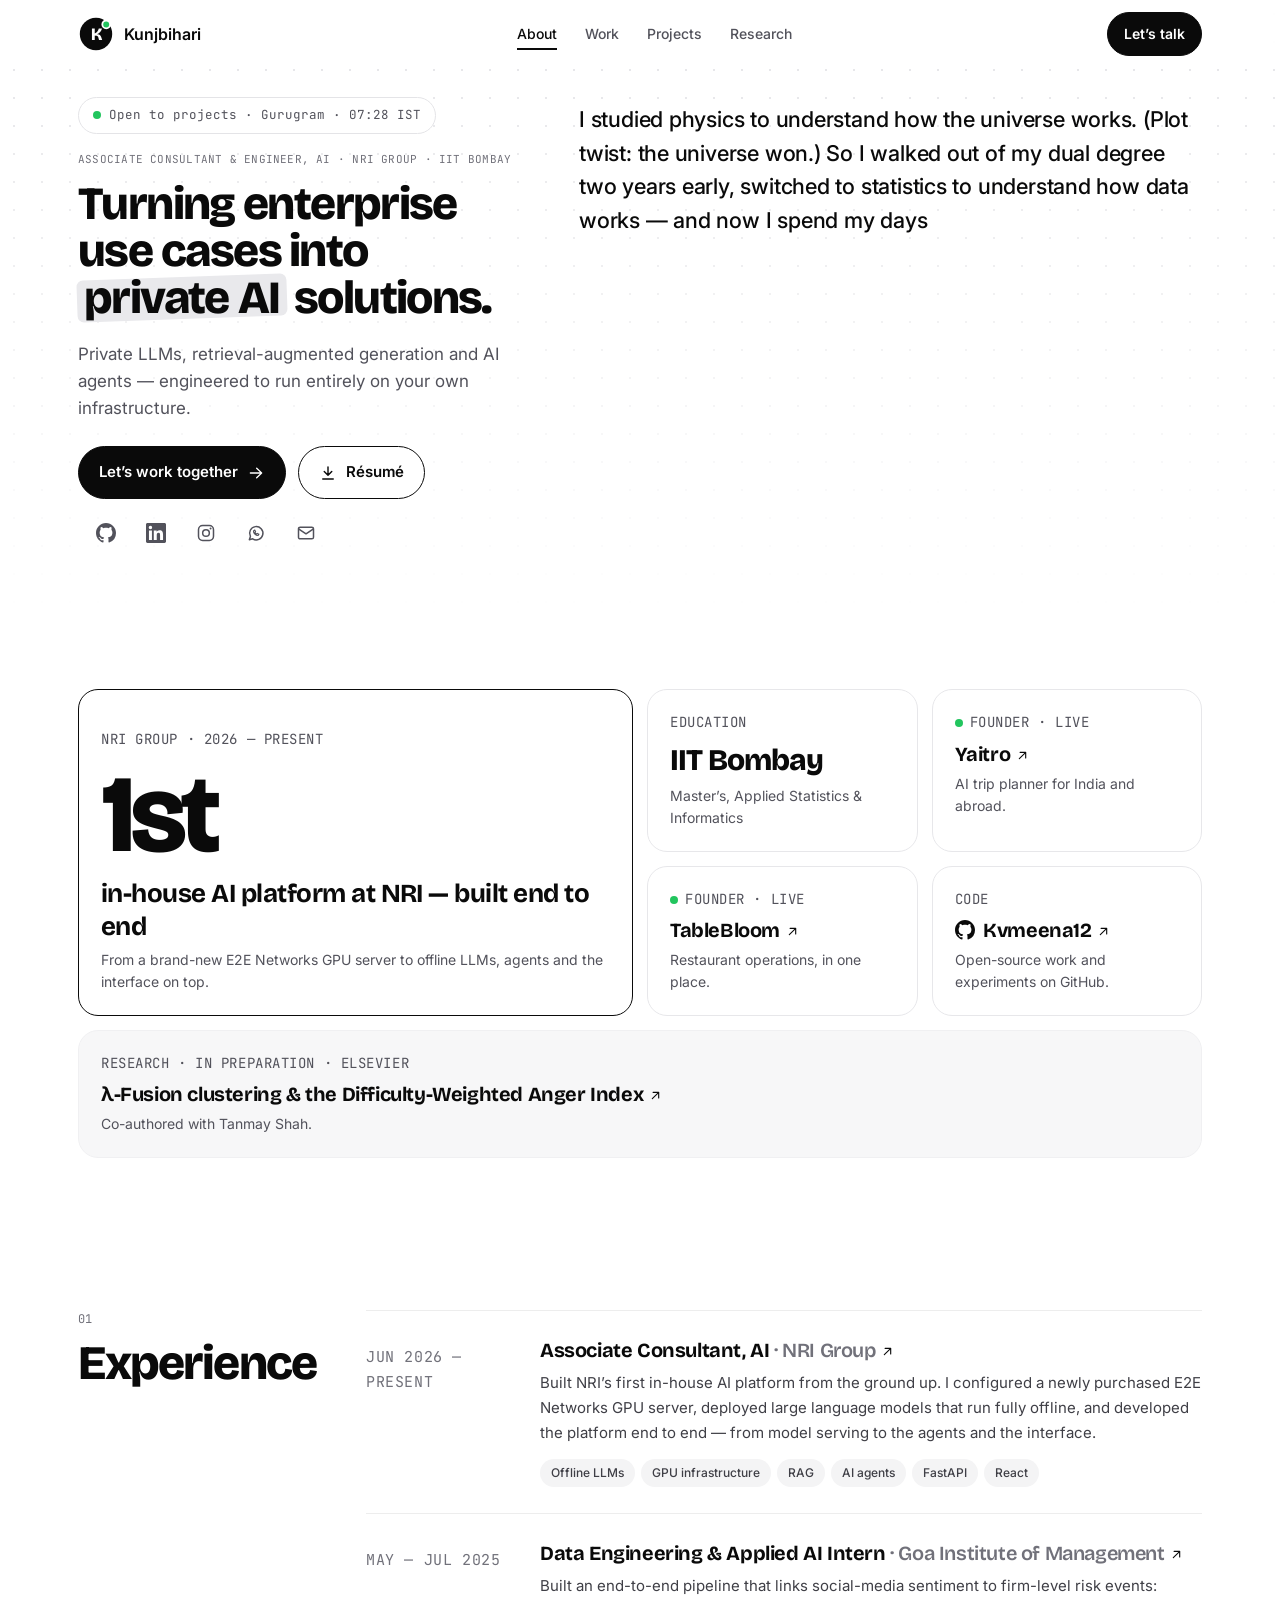
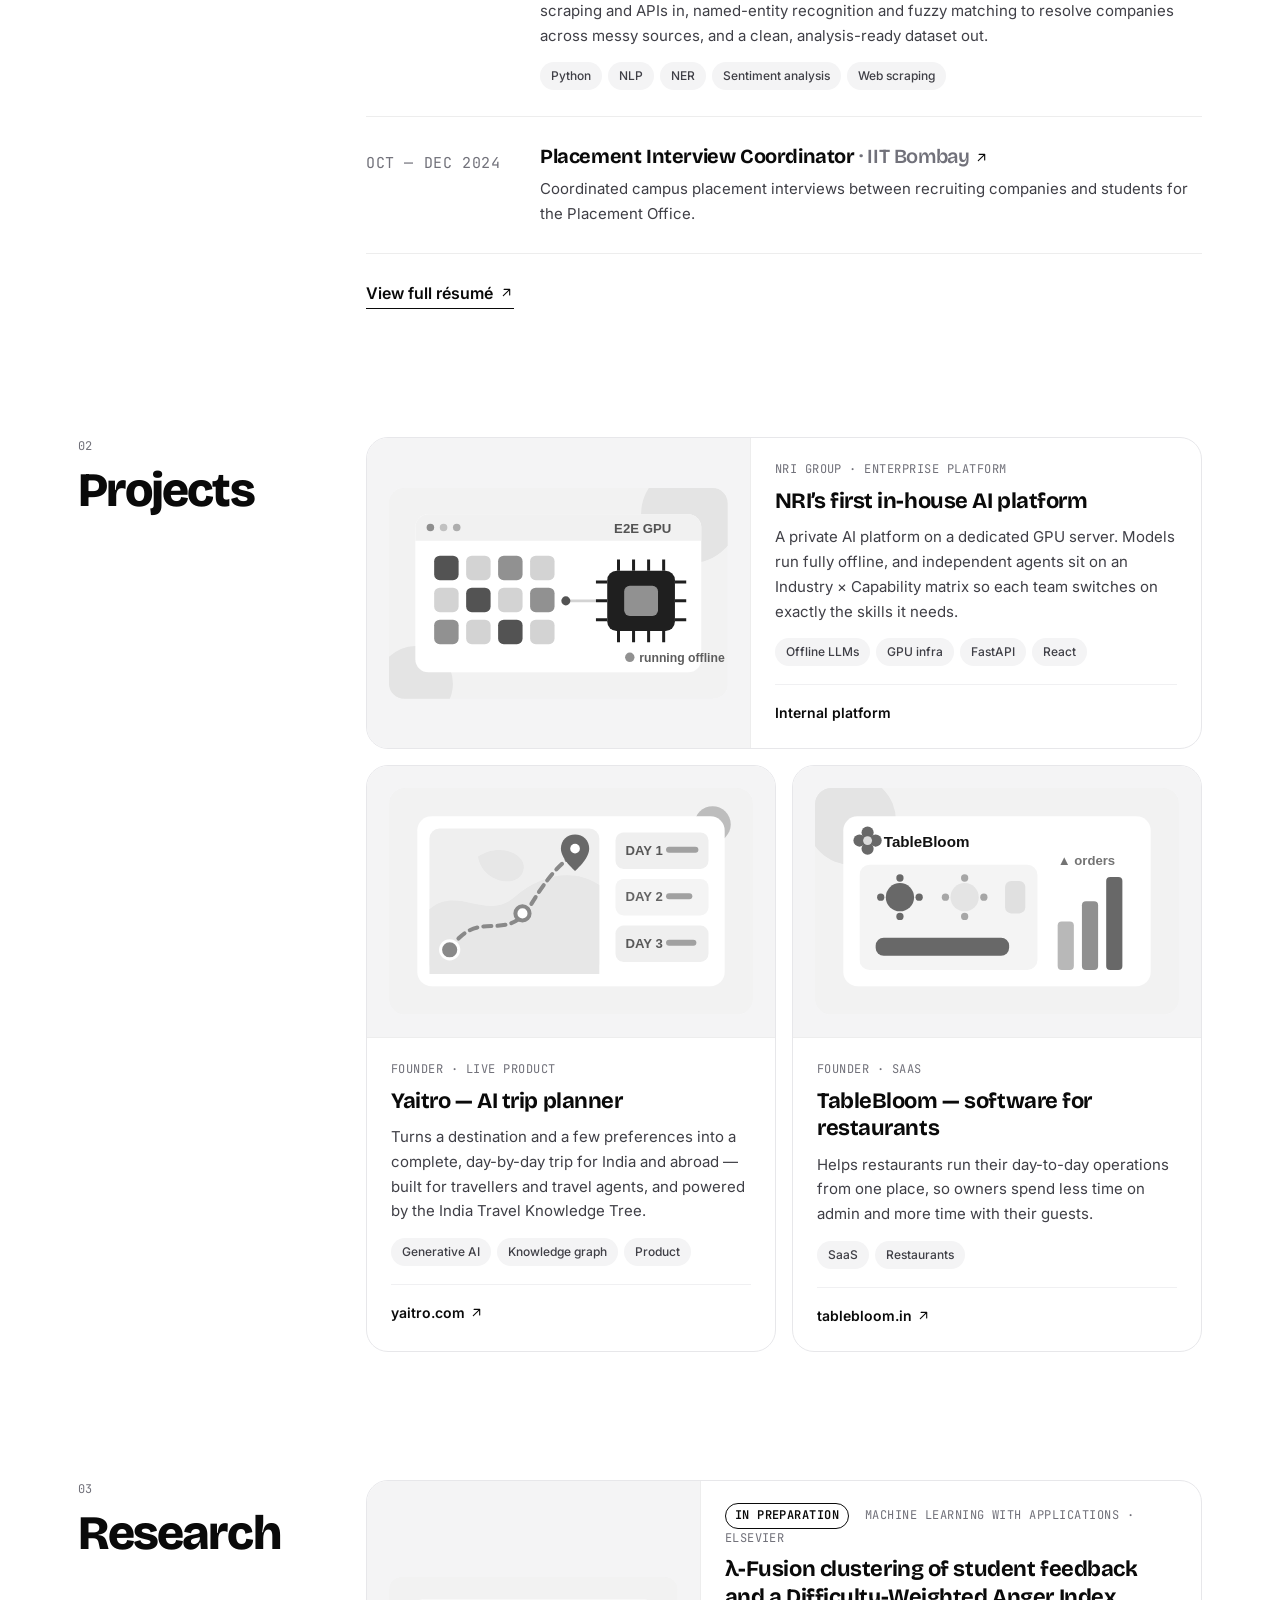
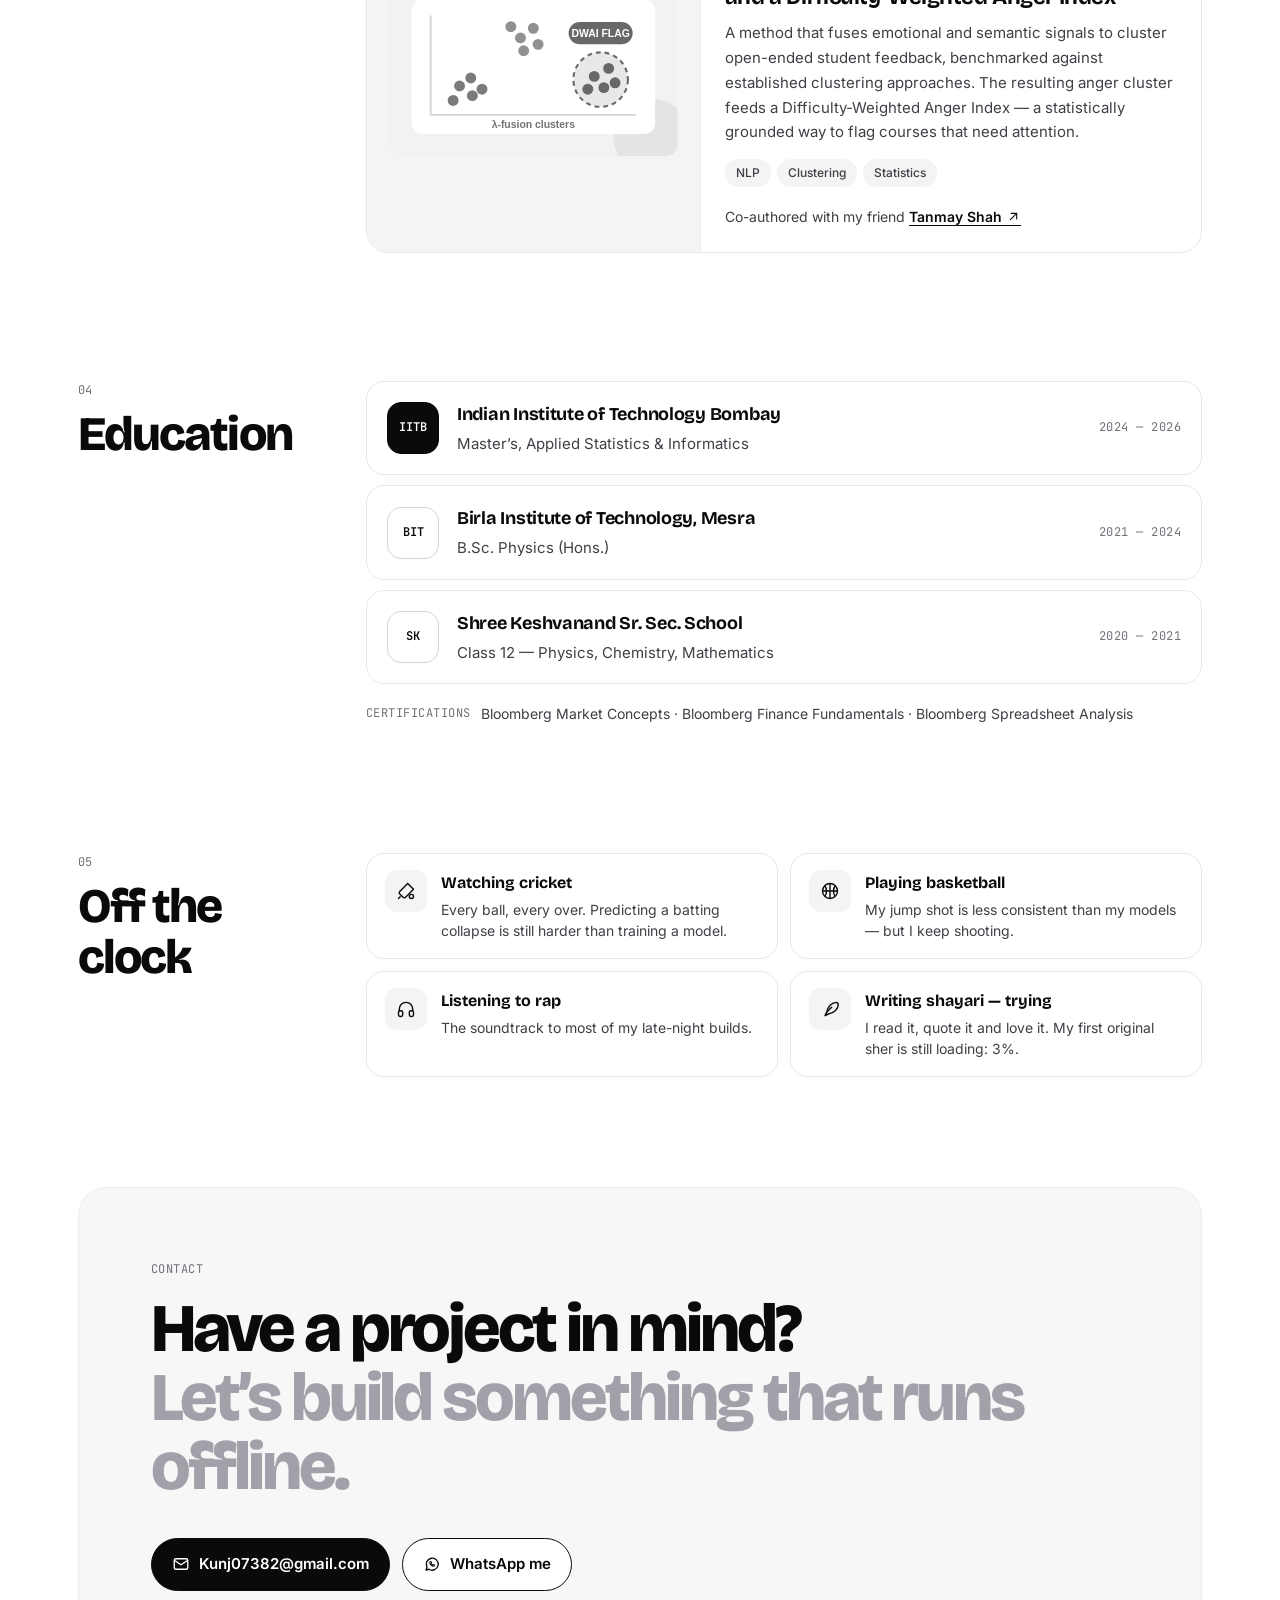
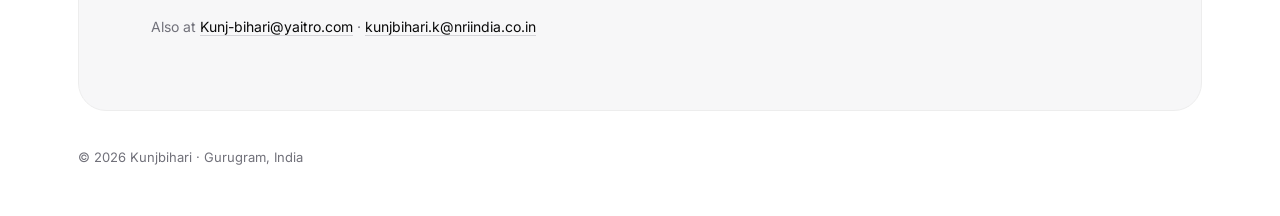
<file: index.html>
<!doctype html>
<html lang="en">
<head>
<meta charset="utf-8">
<meta name="viewport" content="width=device-width, initial-scale=1">
<title>Kunjbihari — Associate Consultant &amp; Engineer, AI</title>
<meta name="description" content="Kunjbihari builds enterprise AI that runs fully offline — private LLMs, RAG and AI agents. Associate Consultant &amp; Engineer at NRI, IIT Bombay alumnus, founder of Yaitro and TableBloom.">
<meta property="og:title" content="Kunjbihari — Associate Consultant &amp; Engineer, AI">
<meta property="og:description" content="Turning enterprise use cases into private AI solutions. NRI Group · IIT Bombay · Founder of Yaitro and TableBloom.">
<meta property="og:type" content="website">
<meta property="og:image" content="og-image.png">
<meta name="twitter:card" content="summary_large_image">
<meta name="theme-color" content="#ffffff">
<link rel="icon" href="data:image/svg+xml,%3Csvg xmlns='http://www.w3.org/2000/svg' viewBox='0 0 120 120'%3E%3Ccircle cx='60' cy='60' r='58' fill='%230A0A0A'/%3E%3Ctext x='60' y='82' text-anchor='middle' font-family='Arial' font-weight='900' font-size='62' fill='white'%3EK%3C/text%3E%3Ccircle cx='96' cy='26' r='15' fill='%2322C55E' stroke='white' stroke-width='6'/%3E%3C/svg%3E">
<link rel="preconnect" href="https://fonts.googleapis.com">
<link href="https://fonts.googleapis.com/css2?family=Bricolage+Grotesque:opsz,wght@12..96,600;12..96,700;12..96,800&family=Inter:wght@400;500;600&family=JetBrains+Mono:wght@500&display=swap" rel="stylesheet">
<link rel="stylesheet" href="style.css?v=16">
</head>
<body>
<div id="spot" aria-hidden="true"></div>
<div class="grain" aria-hidden="true"></div>

<header class="top">
<div class="wrap topin">
<a class="logo" href="#home" aria-label="Kunjbihari, home"><svg class="kb" viewBox="0 0 120 120" aria-hidden="true"><circle cx="60" cy="60" r="54" fill="#0A0A0A"/><text x="60" y="80" text-anchor="middle" font-family="Bricolage Grotesque,Arial Black,Arial,sans-serif" font-weight="800" font-size="58" fill="#fff">K</text><circle cx="94" cy="28" r="13" fill="#22C55E" stroke="#fff" stroke-width="6"/></svg><span>Kunjbihari</span></a>
<nav aria-label="Main"><a href="#about">About</a><a href="#work">Work</a><a href="#projects">Projects</a><a href="#research">Research</a></nav>
<button class="btn sm" type="button" data-open>Let’s talk</button>
</div>
</header>

<main id="home">
<section class="hero wrap">
<div class="herogrid">
<div class="herol">
<p class="mono pill rv"><span class="live"></span>Open to projects · Gurugram · <span id="clock">--:--</span> IST</p>
<p class="mono role rv">Associate Consultant &amp; Engineer, AI · NRI Group · IIT Bombay</p>
<h1 class="headline"><span class="w" style="--i:0">Turning</span> <span class="w" style="--i:1">enterprise</span> <span class="w" style="--i:2">use</span> <span class="w" style="--i:3">cases</span> <span class="w" style="--i:4">into</span> <span class="hiwrap hi"><span class="w" style="--i:5">private</span> <span class="w" style="--i:6">AI</span></span> <span class="w" style="--i:7">solutions.</span></h1>
<p class="lead rv">Private LLMs, retrieval-augmented generation and AI agents — engineered to run entirely on your own infrastructure.</p>
<div class="cta rv">
<button class="btn" type="button" data-open>Let’s work together <span class="i"><svg viewBox="0 0 20 20" fill="currentColor" aria-hidden="true"><path fill-rule="evenodd" d="M3 10a.75.75 0 01.75-.75h10.64L10.23 5.29a.75.75 0 111.04-1.08l5.5 5.25a.75.75 0 010 1.08l-5.5 5.25a.75.75 0 11-1.04-1.08l4.16-3.96H3.75A.75.75 0 013 10z" clip-rule="evenodd"/></svg></span></button>
<a class="btn ghost" id="resume" href="Kunjbihari-Resume.pdf" target="_blank" rel="noreferrer noopener"><span class="i"><svg viewBox="0 0 24 24" fill="none" stroke="currentColor" stroke-width="1.9" stroke-linecap="round" stroke-linejoin="round" aria-hidden="true"><path d="M12 4v11M7 10l5 5 5-5M5 20h14"/></svg></span> Résumé</a>
<div class="socials">
<a href="https://github.com/Kvmeena12" target="_blank" rel="noreferrer noopener" aria-label="GitHub"><svg viewBox="0 0 16 16" fill="currentColor" aria-hidden="true"><path d="M8 0C3.58 0 0 3.58 0 8c0 3.54 2.29 6.53 5.47 7.59.4.07.55-.17.55-.38 0-.19-.01-.82-.01-1.49-2.01.37-2.53-.49-2.69-.94-.09-.23-.48-.94-.82-1.13-.28-.15-.68-.52-.01-.53.63-.01 1.08.58 1.23.82.72 1.21 1.87.87 2.33.66.07-.52.28-.87.51-1.07-1.78-.2-3.64-.89-3.64-3.95 0-.87.31-1.59.82-2.15-.08-.2-.36-1.02.08-2.12 0 0 .67-.21 2.2.82.64-.18 1.32-.27 2-.27.68 0 1.36.09 2 .27 1.53-1.04 2.2-.82 2.2-.82.44 1.1.16 1.92.08 2.12.51.56.82 1.27.82 2.15 0 3.07-1.87 3.75-3.65 3.95.29.25.54.73.54 1.48 0 1.07-.01 1.93-.01 2.2 0 .21.15.46.55.38A8.013 8.013 0 0016 8c0-4.42-3.58-8-8-8z"/></svg></a>
<a href="https://www.linkedin.com/in/kvmeena/" target="_blank" rel="noreferrer noopener" aria-label="LinkedIn"><svg viewBox="0 0 24 24" fill="currentColor" aria-hidden="true"><path d="M20.45 20.45h-3.56v-5.57c0-1.33-.02-3.04-1.85-3.04-1.85 0-2.14 1.45-2.14 2.94v5.67H9.35V9h3.41v1.56h.05c.48-.9 1.64-1.85 3.37-1.85 3.6 0 4.27 2.37 4.27 5.46v6.28zM5.34 7.43a2.06 2.06 0 110-4.13 2.06 2.06 0 010 4.13zM7.12 20.45H3.56V9h3.56v11.45zM22.22 0H1.77C.79 0 0 .77 0 1.73v20.54C0 23.23.79 24 1.77 24h20.45c.98 0 1.78-.77 1.78-1.73V1.73C24 .77 23.2 0 22.22 0z"/></svg></a>
<a href="https://www.instagram.com/its_kvmeena/" target="_blank" rel="noreferrer noopener" aria-label="Instagram"><svg viewBox="0 0 24 24" fill="none" stroke="currentColor" stroke-width="1.8" aria-hidden="true"><rect x="3" y="3" width="18" height="18" rx="5"/><circle cx="12" cy="12" r="4"/><path d="M17.5 6.5v.01" stroke-width="2.4" stroke-linecap="round"/></svg></a>
<a href="https://wa.me/916375292488" target="_blank" rel="noreferrer noopener" aria-label="WhatsApp"><svg viewBox="0 0 24 24" fill="none" stroke="currentColor" stroke-width="1.8" stroke-linejoin="round" aria-hidden="true"><path d="M4 20l1.3-3.9A8 8 0 1 1 8 19z"/><path d="M9 9.5c0 3 2.5 5.5 5.5 5.5l1-1.5-2-1-1 .8a4 4 0 0 1-1.8-1.8l.8-1-1-2z" stroke-width="1.4"/></svg></a>
<a href="mailto:Kunj07382@gmail.com" aria-label="Email"><svg viewBox="0 0 24 24" fill="none" stroke="currentColor" stroke-width="1.8" stroke-linejoin="round" aria-hidden="true"><rect x="3" y="5" width="18" height="14" rx="2"/><path d="M3 7l9 6 9-6"/></svg></a>
</div>
</div>
</div>
<div class="about" id="about">
<p class="first">I studied physics to understand how the universe works. (Plot twist: the universe won.) So I walked out of my dual degree two years early, switched to statistics to understand how data works — and now I spend my days making machines think without ever calling the internet.</p>
<p>By day, I’m an Associate Consultant &amp; Engineer in AI at Nomura Research Institute (NRI). When the firm wanted its own AI, I unboxed a brand-new E2E Networks GPU server and turned it into NRI’s first in-house AI platform — drivers to dashboards, models to agents, all running fully offline.</p>
<p>By night, I build products: Yaitro plans your next trip before you’ve finished packing, and TableBloom keeps restaurants running smoothly so the kitchen can focus on the food. Somewhere in between, I teach LLMs to read students’ emotions for research.</p>
<p>IIT Bombay (Applied Statistics &amp; Informatics) · BIT Mesra (Physics). Fuelled by chai, curiosity and <span class="nw">nvidia-smi</span>.</p>
</div>
</div>
</section>


<section class="wrap bento" aria-label="Highlights">
<article class="bx b-nri rv">
<p class="mono">NRI Group · 2026 — present</p>
<p class="big">1st</p>
<h3>in-house AI platform at NRI — built end to end</h3>
<p>From a brand-new E2E Networks GPU server to offline LLMs, agents and the interface on top.</p>
</article>
<article class="bx b-iit rv">
<p class="mono">Education</p>
<h3 class="iit">IIT Bombay</h3>
<p>Master’s, Applied Statistics &amp; Informatics</p>
</article>
<a class="bx b-prod rv" href="https://yaitro.com" target="_blank" rel="noreferrer noopener">
<p class="mono"><span class="live"></span>Founder · live</p>
<h3>Yaitro <svg class="arw" viewBox="0 0 20 20" fill="currentColor" aria-hidden="true"><path fill-rule="evenodd" d="M5.22 14.78a.75.75 0 001.06 0l7.22-7.22v5.69a.75.75 0 001.5 0v-7.5a.75.75 0 00-.75-.75h-7.5a.75.75 0 000 1.5h5.69l-7.22 7.22a.75.75 0 000 1.06z" clip-rule="evenodd"/></svg></h3>
<p>AI trip planner for India and abroad.</p>
</a>
<a class="bx b-prod rv" href="https://tablebloom.in" target="_blank" rel="noreferrer noopener">
<p class="mono"><span class="live"></span>Founder · live</p>
<h3>TableBloom <svg class="arw" viewBox="0 0 20 20" fill="currentColor" aria-hidden="true"><path fill-rule="evenodd" d="M5.22 14.78a.75.75 0 001.06 0l7.22-7.22v5.69a.75.75 0 001.5 0v-7.5a.75.75 0 00-.75-.75h-7.5a.75.75 0 000 1.5h5.69l-7.22 7.22a.75.75 0 000 1.06z" clip-rule="evenodd"/></svg></h3>
<p>Restaurant operations, in one place.</p>
</a>
<a class="bx b-gh rv" href="https://github.com/Kvmeena12" target="_blank" rel="noreferrer noopener">
<p class="mono">Code</p>
<h3><span class="ghi"><svg viewBox="0 0 16 16" fill="currentColor" aria-hidden="true"><path d="M8 0C3.58 0 0 3.58 0 8c0 3.54 2.29 6.53 5.47 7.59.4.07.55-.17.55-.38 0-.19-.01-.82-.01-1.49-2.01.37-2.53-.49-2.69-.94-.09-.23-.48-.94-.82-1.13-.28-.15-.68-.52-.01-.53.63-.01 1.08.58 1.23.82.72 1.21 1.87.87 2.33.66.07-.52.28-.87.51-1.07-1.78-.2-3.64-.89-3.64-3.95 0-.87.31-1.59.82-2.15-.08-.2-.36-1.02.08-2.12 0 0 .67-.21 2.2.82.64-.18 1.32-.27 2-.27.68 0 1.36.09 2 .27 1.53-1.04 2.2-.82 2.2-.82.44 1.1.16 1.92.08 2.12.51.56.82 1.27.82 2.15 0 3.07-1.87 3.75-3.65 3.95.29.25.54.73.54 1.48 0 1.07-.01 1.93-.01 2.2 0 .21.15.46.55.38A8.013 8.013 0 0016 8c0-4.42-3.58-8-8-8z"/></svg></span> Kvmeena12 <svg class="arw" viewBox="0 0 20 20" fill="currentColor" aria-hidden="true"><path fill-rule="evenodd" d="M5.22 14.78a.75.75 0 001.06 0l7.22-7.22v5.69a.75.75 0 001.5 0v-7.5a.75.75 0 00-.75-.75h-7.5a.75.75 0 000 1.5h5.69l-7.22 7.22a.75.75 0 000 1.06z" clip-rule="evenodd"/></svg></h3>
<p>Open-source work and experiments on GitHub.</p>
</a>
<a class="bx b-res rv" href="#research">
<p class="mono">Research · In preparation · Elsevier</p>
<h3>λ-Fusion clustering &amp; the Difficulty-Weighted Anger Index <svg class="arw" viewBox="0 0 20 20" fill="currentColor" aria-hidden="true"><path fill-rule="evenodd" d="M5.22 14.78a.75.75 0 001.06 0l7.22-7.22v5.69a.75.75 0 001.5 0v-7.5a.75.75 0 00-.75-.75h-7.5a.75.75 0 000 1.5h5.69l-7.22 7.22a.75.75 0 000 1.06z" clip-rule="evenodd"/></svg></h3>
<p>Co-authored with Tanmay Shah.</p>
</a>
</section>

<section id="work" class="wrap sec">
<div class="sh rv"><p class="mono">01</p><h2>Experience</h2></div>
<div>
<ol class="xps">
<li class="xp rv">
<p class="xd">Jun 2026 — Present</p>
<div><h3><a href="https://www.nri.com/en" target="_blank" rel="noreferrer noopener">Associate Consultant, AI <span class="org">· NRI Group</span> <svg class="arw" viewBox="0 0 20 20" fill="currentColor" aria-hidden="true"><path fill-rule="evenodd" d="M5.22 14.78a.75.75 0 001.06 0l7.22-7.22v5.69a.75.75 0 001.5 0v-7.5a.75.75 0 00-.75-.75h-7.5a.75.75 0 000 1.5h5.69l-7.22 7.22a.75.75 0 000 1.06z" clip-rule="evenodd"/></svg></a></h3>
<p>Built NRI’s first in-house AI platform from the ground up. I configured a newly purchased E2E Networks GPU server, deployed large language models that run fully offline, and developed the platform end to end — from model serving to the agents and the interface.</p><ul class="tags"><li>Offline LLMs</li><li>GPU infrastructure</li><li>RAG</li><li>AI agents</li><li>FastAPI</li><li>React</li></ul></div>
</li>
<li class="xp rv">
<p class="xd">May — Jul 2025</p>
<div><h3><a href="https://gim.ac.in" target="_blank" rel="noreferrer noopener">Data Engineering &amp; Applied AI Intern <span class="org">· Goa Institute of Management</span> <svg class="arw" viewBox="0 0 20 20" fill="currentColor" aria-hidden="true"><path fill-rule="evenodd" d="M5.22 14.78a.75.75 0 001.06 0l7.22-7.22v5.69a.75.75 0 001.5 0v-7.5a.75.75 0 00-.75-.75h-7.5a.75.75 0 000 1.5h5.69l-7.22 7.22a.75.75 0 000 1.06z" clip-rule="evenodd"/></svg></a></h3>
<p>Built an end-to-end pipeline that links social-media sentiment to firm-level risk events: scraping and APIs in, named-entity recognition and fuzzy matching to resolve companies across messy sources, and a clean, analysis-ready dataset out.</p><ul class="tags"><li>Python</li><li>NLP</li><li>NER</li><li>Sentiment analysis</li><li>Web scraping</li></ul></div>
</li>
<li class="xp rv">
<p class="xd">Oct — Dec 2024</p>
<div><h3><a href="https://www.iitb.ac.in" target="_blank" rel="noreferrer noopener">Placement Interview Coordinator <span class="org">· IIT Bombay</span> <svg class="arw" viewBox="0 0 20 20" fill="currentColor" aria-hidden="true"><path fill-rule="evenodd" d="M5.22 14.78a.75.75 0 001.06 0l7.22-7.22v5.69a.75.75 0 001.5 0v-7.5a.75.75 0 00-.75-.75h-7.5a.75.75 0 000 1.5h5.69l-7.22 7.22a.75.75 0 000 1.06z" clip-rule="evenodd"/></svg></a></h3>
<p>Coordinated campus placement interviews between recruiting companies and students for the Placement Office.</p></div>
</li>
</ol>
<a class="more rv" href="Kunjbihari-Resume.pdf" target="_blank" rel="noreferrer noopener" data-resume>View full résumé <svg class="arw" viewBox="0 0 20 20" fill="currentColor" aria-hidden="true"><path fill-rule="evenodd" d="M5.22 14.78a.75.75 0 001.06 0l7.22-7.22v5.69a.75.75 0 001.5 0v-7.5a.75.75 0 00-.75-.75h-7.5a.75.75 0 000 1.5h5.69l-7.22 7.22a.75.75 0 000 1.06z" clip-rule="evenodd"/></svg></a>
</div>
</section>

<section id="projects" class="wrap sec">
<div class="sh rv"><p class="mono">02</p><h2>Projects</h2></div>
<div class="pgrid">
<div class="pc it rv">
<div class="pimg"><svg viewBox="0 0 180 112" class="thumb"   role="img" aria-label="Animated preview: agents in the platform matrix light up and send data to the GPU server"><defs><clipPath id="thumbclip0"><rect width="180" height="112" rx="8"/></clipPath></defs><g clip-path="url(#thumbclip0)"><rect width="180" height="112" fill="#F2F2F2"/><circle cx="160" cy="14" r="26" fill="#E4E4E4"/><circle cx="14" cy="104" r="20" fill="#E4E4E4"/>
<rect x="14" y="14" width="152" height="84" rx="7" fill="#FFFFFF"/><path d="M14 28V21a7 7 0 0 1 7-7h138a7 7 0 0 1 7 7v7z" fill="#F1F1F1"/>
<circle cx="22" cy="21" r="2" fill="#8E8E8E"/><circle cx="29" cy="21" r="2" fill="#C1C1C1"/><circle cx="36" cy="21" r="2" fill="#ADADAD"/>
<text x="150" y="24" font-family="DM Sans,sans-serif" font-size="7" font-weight="700" fill="#535353" text-anchor="end">E2E GPU</text><rect class="cel" x="24" y="36" width="13" height="13" rx="3" fill="#535353" style="animation-delay:0.00s"/><rect class="cel" x="41" y="36" width="13" height="13" rx="3" fill="#D3D3D3" style="animation-delay:0.13s"/><rect class="cel" x="58" y="36" width="13" height="13" rx="3" fill="#919191" style="animation-delay:0.26s"/><rect class="cel" x="75" y="36" width="13" height="13" rx="3" fill="#D3D3D3" style="animation-delay:0.39s"/><rect class="cel" x="24" y="53" width="13" height="13" rx="3" fill="#D3D3D3" style="animation-delay:0.52s"/><rect class="cel" x="41" y="53" width="13" height="13" rx="3" fill="#535353" style="animation-delay:0.65s"/><rect class="cel" x="58" y="53" width="13" height="13" rx="3" fill="#D3D3D3" style="animation-delay:0.78s"/><rect class="cel" x="75" y="53" width="13" height="13" rx="3" fill="#919191" style="animation-delay:0.91s"/><rect class="cel" x="24" y="70" width="13" height="13" rx="3" fill="#919191" style="animation-delay:1.04s"/><rect class="cel" x="41" y="70" width="13" height="13" rx="3" fill="#D3D3D3" style="animation-delay:1.17s"/><rect class="cel" x="58" y="70" width="13" height="13" rx="3" fill="#535353" style="animation-delay:1.30s"/><rect class="cel" x="75" y="70" width="13" height="13" rx="3" fill="#D3D3D3" style="animation-delay:1.43s"/>
<path d="M94 60h16" stroke="#D3D3D3" stroke-width="1.5"/><circle class="pk" cx="94" cy="60" r="2.4" fill="#535353"/>
<g stroke="#1F1F1F" stroke-width="1.6"><path d="M122 44v-6M130 44v-6M138 44v-6M146 44v-6M122 76v6M130 76v6M138 76v6M146 76v6M116 50h-6M116 60h-6M116 70h-6M152 50h6M152 60h6M152 70h6"/></g>
<rect x="116" y="44" width="36" height="32" rx="5" fill="#1F1F1F"/><rect class="core" x="125" y="52" width="18" height="16" rx="3" fill="#919191"/>
<circle class="led" cx="128" cy="90" r="2.5" fill="#919191"/><text x="133" y="92.5" font-family="DM Sans,sans-serif" font-size="6.5" font-weight="600" fill="#5D5D5D">running offline</text></g></svg></div>
<div class="pbody">
<p class="mono">NRI Group · Enterprise platform</p>
<h3>NRI’s first in-house AI platform</h3>
<p>A private AI platform on a dedicated GPU server. Models run fully offline, and independent agents sit on an Industry × Capability matrix so each team switches on exactly the skills it needs.</p>
<ul class="tags"><li>Offline LLMs</li><li>GPU infra</li><li>FastAPI</li><li>React</li></ul>
<p class="plink">Internal platform</p>
</div>
</div>
<a class="pc it rv" href="https://yaitro.com" target="_blank" rel="noreferrer noopener">
<div class="pimg"><svg viewBox="0 0 180 112" class="thumb"   role="img" aria-label="Animated preview: a traveller moves along a Yaitro trip route while the day-by-day plan fills in"><defs><clipPath id="thumbclip1"><rect width="180" height="112" rx="8"/></clipPath></defs><g clip-path="url(#thumbclip1)"><rect width="180" height="112" fill="#F2F2F2"/><circle class="sun" cx="160" cy="18" r="9" fill="#BDBDBD"/>
<rect x="14" y="14" width="152" height="84" rx="7" fill="#FFFFFF"/><rect x="20" y="20" width="84" height="72" rx="5" fill="#EFEFEF"/>
<path d="M20 60 C34 48 48 66 62 54 S 92 40 104 48 V92 H20Z" fill="#E7E7E7"/><path d="M44 34 C56 26 70 34 66 42 S 46 46 44 34Z" fill="#E7E7E7"/>
<path class="rt" d="M30 80 C44 58 58 78 70 58 S 88 36 92 32" fill="none" stroke="#898989" stroke-width="2" stroke-dasharray="4 3" stroke-linecap="round"/>
<circle cx="30" cy="80" r="4.5" fill="#898989" stroke="#FFFFFF" stroke-width="1.5"/><circle cx="66" cy="62" r="3.5" fill="#FFFFFF" stroke="#898989" stroke-width="2"/>
<circle class="trav" r="3" fill="#111111" style="offset-path:path('M30 80 C44 58 58 78 70 58 S 88 36 92 32')"/>
<g class="pin"><path d="M92 23c-4 0-7 3-7 7 0 5 7 11 7 11s7-6 7-11c0-4-3-7-7-7z" fill="#686868"/><circle cx="92" cy="30" r="2.4" fill="#FFFFFF"/></g>
<g font-family="DM Sans,sans-serif" font-size="6.5" font-weight="700"><g class="day" style="animation-delay:.1s"><rect x="112" y="22" width="46" height="18" rx="4" fill="#EFEFEF"/><text x="117" y="33" fill="#575757">DAY 1</text><rect x="137" y="29" width="16" height="3" rx="1.5" fill="#A1A1A1"/></g>
<g class="day" style="animation-delay:.35s"><rect x="112" y="45" width="46" height="18" rx="4" fill="#F4F4F4"/><text x="117" y="56" fill="#646464">DAY 2</text><rect x="137" y="52" width="13" height="3" rx="1.5" fill="#A1A1A1"/></g>
<g class="day" style="animation-delay:.6s"><rect x="112" y="68" width="46" height="18" rx="4" fill="#EFEFEF"/><text x="117" y="79" fill="#595959">DAY 3</text><rect x="137" y="75" width="15" height="3" rx="1.5" fill="#A1A1A1"/></g></g></g></svg></div>
<div class="pbody">
<p class="mono">Founder · Live product</p>
<h3>Yaitro — AI trip planner</h3>
<p>Turns a destination and a few preferences into a complete, day-by-day trip for India and abroad — built for travellers and travel agents, and powered by the India Travel Knowledge Tree.</p>
<ul class="tags"><li>Generative AI</li><li>Knowledge graph</li><li>Product</li></ul>
<p class="plink">yaitro.com <svg class="arw" viewBox="0 0 20 20" fill="currentColor" aria-hidden="true"><path fill-rule="evenodd" d="M5.22 14.78a.75.75 0 001.06 0l7.22-7.22v5.69a.75.75 0 001.5 0v-7.5a.75.75 0 00-.75-.75h-7.5a.75.75 0 000 1.5h5.69l-7.22 7.22a.75.75 0 000 1.06z" clip-rule="evenodd"/></svg></p>
</div>
</a>
<a class="pc it rv" href="https://tablebloom.in" target="_blank" rel="noreferrer noopener">
<div class="pimg"><svg viewBox="0 0 180 112" class="thumb"   role="img" aria-label="Animated preview: TableBloom tables switch between busy and free while the orders chart grows"><defs><clipPath id="thumbclip2"><rect width="180" height="112" rx="8"/></clipPath></defs><g clip-path="url(#thumbclip2)"><rect width="180" height="112" fill="#F2F2F2"/><circle cx="18" cy="16" r="22" fill="#E4E4E4"/>
<rect x="14" y="14" width="152" height="84" rx="7" fill="#FFFFFF"/>
<g transform="translate(26 26)"><g class="flw"><circle cx="0" cy="-4" r="3" fill="#686868"/><circle cx="4" cy="0" r="3" fill="#686868"/><circle cx="0" cy="4" r="3" fill="#686868"/><circle cx="-4" cy="0" r="3" fill="#686868"/><circle r="2.2" fill="#DBDBDB"/></g></g>
<text x="34" y="29" font-family="DM Sans,sans-serif" font-size="7.5" font-weight="700" fill="#111111">TableBloom</text>
<rect x="22" y="38" width="88" height="52" rx="5" fill="#F4F4F4"/><g class="tA"><circle cx="42" cy="54" r="7" fill="#686868"/><circle cx="42" cy="44.5" r="1.8" fill="#686868"/><circle cx="42" cy="63.5" r="1.8" fill="#686868"/><circle cx="32.5" cy="54" r="1.8" fill="#686868"/><circle cx="51.5" cy="54" r="1.8" fill="#686868"/></g><g class="tB"><circle cx="74" cy="54" r="7" fill="#E4E4E4"/><circle cx="74" cy="44.5" r="1.8" fill="#A6A6A6"/><circle cx="74" cy="63.5" r="1.8" fill="#A6A6A6"/><circle cx="64.5" cy="54" r="1.8" fill="#A6A6A6"/><circle cx="83.5" cy="54" r="1.8" fill="#A6A6A6"/></g>
<rect x="94" y="46" width="10" height="16" rx="3" fill="#E0E0E0"/><rect x="30" y="74" width="66" height="9" rx="4" fill="#686868"/>
<rect class="bar" x="120" y="66" width="8" height="24" rx="2" fill="#B8B8B8"/><rect class="bar" x="132" y="56" width="8" height="34" rx="2" fill="#909090" style="animation-delay:.15s"/><rect class="bar" x="144" y="44" width="8" height="46" rx="2" fill="#686868" style="animation-delay:.3s"/>
<text class="up" x="120" y="38" font-family="DM Sans,sans-serif" font-size="6.5" font-weight="700" fill="#747474">▲ orders</text></g></svg></div>
<div class="pbody">
<p class="mono">Founder · SaaS</p>
<h3>TableBloom — software for restaurants</h3>
<p>Helps restaurants run their day-to-day operations from one place, so owners spend less time on admin and more time with their guests.</p>
<ul class="tags"><li>SaaS</li><li>Restaurants</li></ul>
<p class="plink">tablebloom.in <svg class="arw" viewBox="0 0 20 20" fill="currentColor" aria-hidden="true"><path fill-rule="evenodd" d="M5.22 14.78a.75.75 0 001.06 0l7.22-7.22v5.69a.75.75 0 001.5 0v-7.5a.75.75 0 00-.75-.75h-7.5a.75.75 0 000 1.5h5.69l-7.22 7.22a.75.75 0 000 1.06z" clip-rule="evenodd"/></svg></p>
</div>
</a>
</div>
</section>

<section id="research" class="wrap sec">
<div class="sh rv"><p class="mono">03</p><h2>Research</h2></div>
<article class="pc it rs rv">
<div class="pimg"><svg viewBox="0 0 180 112" class="thumb"   role="img" aria-label="Animated preview: feedback points settle into clusters and the anger cluster is flagged"><defs><clipPath id="thumbclip3"><rect width="180" height="112" rx="8"/></clipPath></defs><g clip-path="url(#thumbclip3)"><rect width="180" height="112" fill="#F2F2F2"/><circle cx="164" cy="100" r="24" fill="#E4E4E4"/>
<rect x="14" y="14" width="152" height="84" rx="7" fill="#FFFFFF"/><path d="M26 86h128M26 86V24" stroke="#D4D4D4" stroke-width="1.2" fill="none"/>
<circle class="dt" cx="44" cy="68" r="3.4" fill="#7B7B7B" style="animation-delay:0s"/><circle class="dt" cx="52" cy="74" r="3.4" fill="#7B7B7B" style="animation-delay:0.2s"/><circle class="dt" cx="40" cy="77" r="3.4" fill="#7B7B7B" style="animation-delay:0.4s"/><circle class="dt" cx="51" cy="63" r="3.4" fill="#7B7B7B" style="animation-delay:0.1s"/><circle class="dt" cx="58" cy="70" r="3.4" fill="#7B7B7B" style="animation-delay:0.3s"/><circle class="dt" cx="82" cy="38" r="3.4" fill="#919191" style="animation-delay:0s"/><circle class="dt" cx="90" cy="32" r="3.4" fill="#919191" style="animation-delay:0.2s"/><circle class="dt" cx="76" cy="31" r="3.4" fill="#919191" style="animation-delay:0.4s"/><circle class="dt" cx="93" cy="42" r="3.4" fill="#919191" style="animation-delay:0.1s"/><circle class="dt" cx="84" cy="46" r="3.4" fill="#919191" style="animation-delay:0.3s"/>
<circle class="ring" cx="132" cy="64" r="17" fill="#E8E8E8" stroke="#686868" stroke-width="1.3" stroke-dasharray="3 2.5"/>
<circle class="dt" cx="128" cy="62" r="3.4" fill="#686868" style="animation-delay:0s"/><circle class="dt" cx="137" cy="57" r="3.4" fill="#686868" style="animation-delay:0.2s"/><circle class="dt" cx="134" cy="69" r="3.4" fill="#686868" style="animation-delay:0.4s"/><circle class="dt" cx="124" cy="70" r="3.4" fill="#686868" style="animation-delay:0.1s"/><circle class="dt" cx="141" cy="66" r="3.4" fill="#686868" style="animation-delay:0.3s"/>
<g class="flag"><rect x="112" y="28" width="40" height="14" rx="7" fill="#686868"/><text x="132" y="37.5" font-family="DM Sans,sans-serif" font-size="6.5" font-weight="700" fill="#FFFFFF" text-anchor="middle">DWAI FLAG</text></g>
<text x="90" y="94" font-family="DM Sans,sans-serif" font-size="6.5" font-weight="600" fill="#727272" text-anchor="middle">λ-fusion clusters</text></g></svg></div>
<div class="pbody">
<p class="mono"><span class="badge">In preparation</span> Machine Learning with Applications · Elsevier</p>
<h3>λ-Fusion clustering of student feedback and a Difficulty-Weighted Anger Index</h3>
<p>A method that fuses emotional and semantic signals to cluster open-ended student feedback, benchmarked against established clustering approaches. The resulting anger cluster feeds a Difficulty-Weighted Anger Index — a statistically grounded way to flag courses that need attention.</p>
<ul class="tags"><li>NLP</li><li>Clustering</li><li>Statistics</li></ul>
<p class="co">Co-authored with my friend <a href="https://www.linkedin.com/in/tanmay-shah-80a029229/" target="_blank" rel="noreferrer noopener">Tanmay Shah <svg class="arw" viewBox="0 0 20 20" fill="currentColor" aria-hidden="true"><path fill-rule="evenodd" d="M5.22 14.78a.75.75 0 001.06 0l7.22-7.22v5.69a.75.75 0 001.5 0v-7.5a.75.75 0 00-.75-.75h-7.5a.75.75 0 000 1.5h5.69l-7.22 7.22a.75.75 0 000 1.06z" clip-rule="evenodd"/></svg></a></p>
</div>
</article>
</section>

<section id="education" class="wrap sec">
<div class="sh rv"><p class="mono">04</p><h2>Education</h2></div>
<div>
<ul class="edu">
<li class="rv"><span class="em on">IITB</span><div><h3>Indian Institute of Technology Bombay</h3><p>Master’s, Applied Statistics &amp; Informatics</p></div><span class="mono">2024 — 2026</span></li>
<li class="rv"><span class="em">BIT</span><div><h3>Birla Institute of Technology, Mesra</h3><p>B.Sc. Physics (Hons.)</p></div><span class="mono">2021 — 2024</span></li>
<li class="rv"><span class="em">SK</span><div><h3>Shree Keshvanand Sr. Sec. School</h3><p>Class 12 — Physics, Chemistry, Mathematics</p></div><span class="mono">2020 — 2021</span></li>
</ul>
<p class="cert rv"><span class="mono">Certifications</span> Bloomberg Market Concepts · Bloomberg Finance Fundamentals · Bloomberg Spreadsheet Analysis</p>
</div>
</section>

<section class="wrap sec" aria-label="Off the clock">
<div class="sh rv"><p class="mono">05</p><h2>Off the clock</h2></div>
<div class="hob">
<div class="hb rv"><span class="hic"><svg viewBox="0 0 24 24" fill="none" stroke="currentColor" stroke-width="1.7" stroke-linecap="round" stroke-linejoin="round" aria-hidden="true"><path d="M14 3l7 7-9.5 9.5a2.1 2.1 0 0 1-3 0l-4-4a2.1 2.1 0 0 1 0-3z"/><path d="M5 19l-2 2"/><circle cx="18.5" cy="18.5" r="2.5"/></svg></span><div><h3>Watching cricket</h3><p>Every ball, every over. Predicting a batting collapse is still harder than training a model.</p></div></div>
<div class="hb rv"><span class="hic"><svg viewBox="0 0 24 24" fill="none" stroke="currentColor" stroke-width="1.7" aria-hidden="true"><circle cx="12" cy="12" r="9"/><path d="M3 12h18M12 3v18M5.6 5.6c3 3 3 9.8 0 12.8M18.4 5.6c-3 3-3 9.8 0 12.8"/></svg></span><div><h3>Playing basketball</h3><p>My jump shot is less consistent than my models — but I keep shooting.</p></div></div>
<div class="hb rv"><span class="hic"><svg viewBox="0 0 24 24" fill="none" stroke="currentColor" stroke-width="1.7" stroke-linejoin="round" aria-hidden="true"><path d="M4 15v-3a8 8 0 0 1 16 0v3"/><rect x="3" y="14" width="5" height="7" rx="2"/><rect x="16" y="14" width="5" height="7" rx="2"/></svg></span><div><h3>Listening to rap</h3><p>The soundtrack to most of my late-night builds.</p></div></div>
<div class="hb rv"><span class="hic"><svg viewBox="0 0 24 24" fill="none" stroke="currentColor" stroke-width="1.7" stroke-linecap="round" stroke-linejoin="round" aria-hidden="true"><path d="M20 4c-6 0-11 5-12 12l-2 4 4-2c7-1 12-6 12-12z"/><path d="M8 16l6-6"/></svg></span><div><h3>Writing shayari — trying</h3><p>I read it, quote it and love it. My first original sher is still loading: 3%.</p></div></div>
</div>
</section>

<section id="contact" class="wrap">
<div class="contact rv">
<p class="mono">Contact</p>
<h2>Have a project in mind?<br><span>Let’s build something that runs offline.</span></h2>
<div class="cta">
<a class="btn" href="mailto:Kunj07382@gmail.com?subject=Project%20enquiry"><span class="i"><svg viewBox="0 0 24 24" fill="none" stroke="currentColor" stroke-width="1.8" stroke-linejoin="round" aria-hidden="true"><rect x="3" y="5" width="18" height="14" rx="2"/><path d="M3 7l9 6 9-6"/></svg></span> Kunj07382@gmail.com</a>
<a class="btn ghost" href="https://wa.me/916375292488?text=Hi%20Kunjbihari%2C%20I%20saw%20your%20portfolio%20and%20would%20like%20to%20discuss%20a%20project." target="_blank" rel="noreferrer noopener"><span class="i"><svg viewBox="0 0 24 24" fill="none" stroke="currentColor" stroke-width="1.8" stroke-linejoin="round" aria-hidden="true"><path d="M4 20l1.3-3.9A8 8 0 1 1 8 19z"/><path d="M9 9.5c0 3 2.5 5.5 5.5 5.5l1-1.5-2-1-1 .8a4 4 0 0 1-1.8-1.8l.8-1-1-2z" stroke-width="1.4"/></svg></span> WhatsApp me</a>
</div>
<p class="alt">Also at <a href="mailto:Kunj-bihari@yaitro.com">Kunj-bihari@yaitro.com</a> · <a href="mailto:kunjbihari.k@nriindia.co.in">kunjbihari.k@nriindia.co.in</a></p>
</div>
</section>
</main>

<footer class="wrap foot"><span>© 2026 Kunjbihari · Gurugram, India</span></footer>

<div id="modal" class="mwrap" hidden>
<div class="mbox" role="dialog" aria-modal="true" aria-labelledby="mt">
<div class="mtop"><h2 id="mt">Let’s work together</h2><button class="mx" type="button" data-close aria-label="Close">✕</button></div>
<p>Have a project in mind? The quickest way to reach me is by email or WhatsApp.</p>
<a class="mopt" id="mailBtn" href="mailto:Kunj07382@gmail.com?subject=Project%20enquiry&amp;body=Hi%20Kunjbihari%2C%0A%0AI%20would%20like%20to%20discuss%20a%20project%20with%20you."><span class="i"><svg viewBox="0 0 24 24" fill="none" stroke="currentColor" stroke-width="1.8" stroke-linejoin="round" aria-hidden="true"><rect x="3" y="5" width="18" height="14" rx="2"/><path d="M3 7l9 6 9-6"/></svg></span><span class="mt"><b>Email me</b><small>Kunj07382@gmail.com</small></span><svg class="arw" viewBox="0 0 20 20" fill="currentColor" aria-hidden="true"><path fill-rule="evenodd" d="M5.22 14.78a.75.75 0 001.06 0l7.22-7.22v5.69a.75.75 0 001.5 0v-7.5a.75.75 0 00-.75-.75h-7.5a.75.75 0 000 1.5h5.69l-7.22 7.22a.75.75 0 000 1.06z" clip-rule="evenodd"/></svg></a>
<a class="mopt" href="https://wa.me/916375292488?text=Hi%20Kunjbihari%2C%20I%20saw%20your%20portfolio%20and%20would%20like%20to%20discuss%20a%20project." target="_blank" rel="noreferrer noopener"><span class="i"><svg viewBox="0 0 24 24" fill="none" stroke="currentColor" stroke-width="1.8" stroke-linejoin="round" aria-hidden="true"><path d="M4 20l1.3-3.9A8 8 0 1 1 8 19z"/><path d="M9 9.5c0 3 2.5 5.5 5.5 5.5l1-1.5-2-1-1 .8a4 4 0 0 1-1.8-1.8l.8-1-1-2z" stroke-width="1.4"/></svg></span><span class="mt"><b>Message me on WhatsApp</b><small>+91 63752 92488</small></span><svg class="arw" viewBox="0 0 20 20" fill="currentColor" aria-hidden="true"><path fill-rule="evenodd" d="M5.22 14.78a.75.75 0 001.06 0l7.22-7.22v5.69a.75.75 0 001.5 0v-7.5a.75.75 0 00-.75-.75h-7.5a.75.75 0 000 1.5h5.69l-7.22 7.22a.75.75 0 000 1.06z" clip-rule="evenodd"/></svg></a>
</div>
</div>
<div id="toast" class="toast" role="status" hidden>Résumé coming soon — reach out and I’ll send it over.</div>

<script src="main.js?v=5"></script>
</body>
</html>
</file>
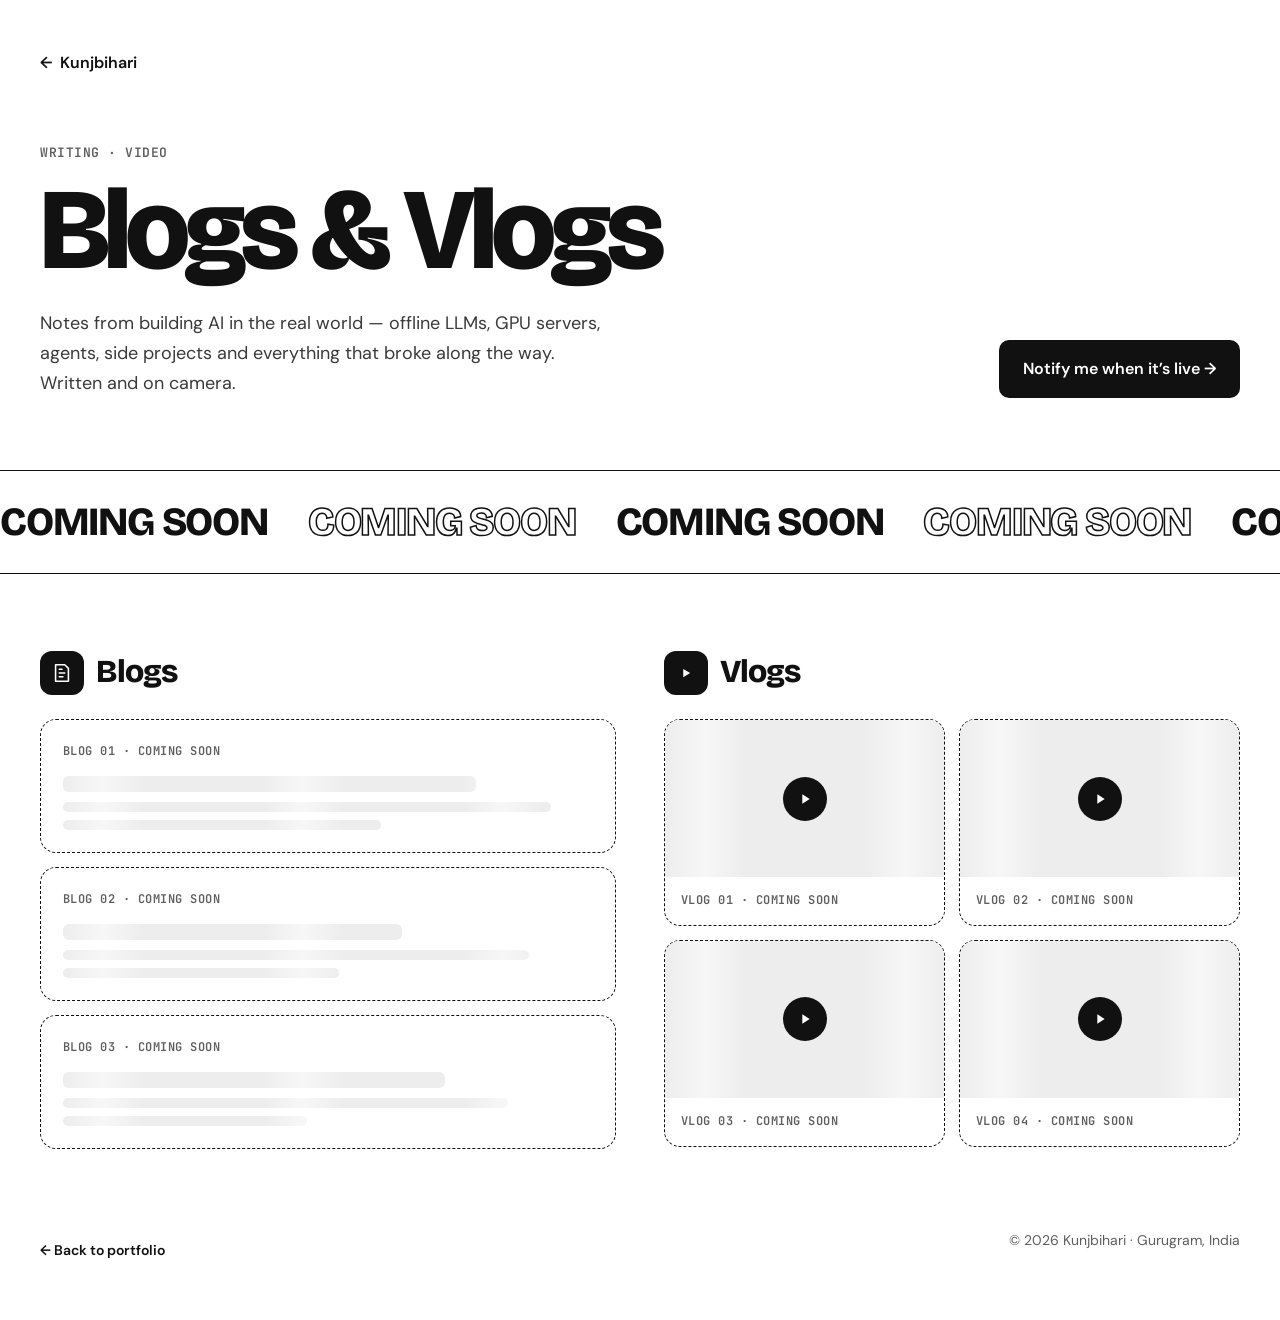
<file: blogs.html>
<!doctype html>
<html lang="en">
<head>
<meta charset="utf-8">
<title>Blogs &amp; Vlogs — Kunjbihari</title>
<meta name="viewport" content="width=device-width, initial-scale=1">
<meta name="description" content="Blogs and vlogs by Kunjbihari — notes from building AI in the real world. Coming soon.">
<link rel="icon" href="data:image/svg+xml,%3Csvg xmlns=%27http://www.w3.org/2000/svg%27 viewBox=%270 0 64 64%27%3E%3Crect width=%2764%27 height=%2764%27 rx=%2716%27 fill=%27%23111111%27/%3E%3Ctext x=%2732%27 y=%2742%27 font-family=%27Arial%27 font-size=%2728%27 font-weight=%27700%27 fill=%27white%27 text-anchor=%27middle%27%3EKB%3C/text%3E%3C/svg%3E">
<link rel="preconnect" href="https://fonts.googleapis.com">
<link href="https://fonts.googleapis.com/css2?family=Bricolage+Grotesque:opsz,wght@12..96,600;12..96,700;12..96,800&family=DM+Sans:opsz,wght@9..40,400;9..40,500;9..40,600&family=JetBrains+Mono:wght@500;600&display=swap" rel="stylesheet">
<link rel="stylesheet" href="blogs.css">
</head>
<body>
<div style="background:#FFFFFF;color:#111111;font-family:'DM Sans',system-ui,sans-serif;font-size:16px;line-height:1.65;overflow:hidden">
<div style="max-width:1200px;margin:0 auto;padding:40px 32px 0">

<a class="back" href="index.html" style="display:inline-flex;align-items:center;gap:8px;padding:10px 0;font-weight:600"><span class="ar">←</span> Kunjbihari</a>

<header style="margin-top:56px;display:flex;flex-wrap:wrap;gap:24px;align-items:flex-end;justify-content:space-between">
<div style="flex:999 1 560px;min-width:0">
<p class="mono" style="margin:0;font-size:13px;font-weight:600;color:#5E5E5E">Writing · Video</p>
<h1 style="margin:12px 0 0;font-size:clamp(56px,9vw,128px);font-weight:800;letter-spacing:-.05em;line-height:.95">Blogs &amp; Vlogs</h1>
<p style="margin:24px 0 0;max-width:560px;font-size:18px;color:#3A3A3A">Notes from building AI in the real world — offline LLMs, GPU servers, agents, side projects and everything that broke along the way. Written and on camera.</p>
</div>
<a href="mailto:Kunj07382@gmail.com?subject=Notify%20me%20about%20new%20posts" style="padding:16px 24px;background:#111111;color:#FFFFFF;border-radius:10px;font-weight:600">Notify me when it’s live →</a>
</header>
</div>

<!-- coming soon band -->
<div aria-hidden="true" style="margin-top:72px;border-top:1.5px solid #111111;border-bottom:1.5px solid #111111;overflow:hidden">
<div class="mq" style="display:flex;width:max-content;gap:40px;padding:18px 0;font-family:'Bricolage Grotesque',sans-serif;font-size:40px;font-weight:800;letter-spacing:-.03em;white-space:nowrap">
<span>COMING SOON</span><span style="color:transparent;-webkit-text-stroke:1.5px #111111">COMING SOON</span><span>COMING SOON</span><span style="color:transparent;-webkit-text-stroke:1.5px #111111">COMING SOON</span><span>COMING SOON</span><span style="color:transparent;-webkit-text-stroke:1.5px #111111">COMING SOON</span>
<span>COMING SOON</span><span style="color:transparent;-webkit-text-stroke:1.5px #111111">COMING SOON</span><span>COMING SOON</span><span style="color:transparent;-webkit-text-stroke:1.5px #111111">COMING SOON</span><span>COMING SOON</span><span style="color:transparent;-webkit-text-stroke:1.5px #111111">COMING SOON</span>
</div>
</div>

<div style="max-width:1200px;margin:0 auto;padding:72px 32px 80px;display:grid;grid-template-columns:repeat(auto-fit,minmax(min(100%,460px),1fr));gap:48px">

<!-- BLOGS -->
<section>
<div style="display:flex;align-items:center;gap:12px;margin-bottom:20px">
<span style="width:44px;height:44px;border-radius:12px;background:#111111;display:flex;align-items:center;justify-content:center"><svg width="22" height="22" viewBox="0 0 24 24" fill="none" stroke="#FFFFFF" stroke-width="1.7" stroke-linecap="round" stroke-linejoin="round" aria-hidden="true"><path d="M5 3h10l4 4v14H5z"/><path d="M9 12h6M9 16h4M9 8h3"/></svg></span>
<h2 style="margin:0;font-size:32px;font-weight:800;letter-spacing:-.03em">Blogs</h2>
</div>
<div style="display:flex;flex-direction:column;gap:14px">
<div class="cs" style="padding:22px;border:1.5px dashed #111111;border-radius:16px;background:#FFFFFF"><p class="mono" style="margin:0;font-size:12px;font-weight:600;color:#5E5E5E">Blog 01 · Coming soon</p><div class="sk" style="margin-top:14px;height:16px;width:78%;border-radius:6px"></div><div class="sk" style="margin-top:10px;height:10px;width:92%;border-radius:6px"></div><div class="sk" style="margin-top:8px;height:10px;width:60%;border-radius:6px"></div></div>
<div class="cs" style="padding:22px;border:1.5px dashed #111111;border-radius:16px;background:#FFFFFF"><p class="mono" style="margin:0;font-size:12px;font-weight:600;color:#5E5E5E">Blog 02 · Coming soon</p><div class="sk" style="margin-top:14px;height:16px;width:64%;border-radius:6px"></div><div class="sk" style="margin-top:10px;height:10px;width:88%;border-radius:6px"></div><div class="sk" style="margin-top:8px;height:10px;width:52%;border-radius:6px"></div></div>
<div class="cs" style="padding:22px;border:1.5px dashed #111111;border-radius:16px;background:#FFFFFF"><p class="mono" style="margin:0;font-size:12px;font-weight:600;color:#5E5E5E">Blog 03 · Coming soon</p><div class="sk" style="margin-top:14px;height:16px;width:72%;border-radius:6px"></div><div class="sk" style="margin-top:10px;height:10px;width:84%;border-radius:6px"></div><div class="sk" style="margin-top:8px;height:10px;width:46%;border-radius:6px"></div></div>
</div>
</section>

<!-- VLOGS -->
<section>
<div style="display:flex;align-items:center;gap:12px;margin-bottom:20px">
<span style="width:44px;height:44px;border-radius:12px;background:#111111;display:flex;align-items:center;justify-content:center"><svg width="22" height="22" viewBox="0 0 24 24" fill="none" aria-hidden="true"><path d="M9 7.5v9l7.5-4.5z" fill="#FFFFFF"/></svg></span>
<h2 style="margin:0;font-size:32px;font-weight:800;letter-spacing:-.03em">Vlogs</h2>
</div>
<div style="display:grid;grid-template-columns:repeat(auto-fit,minmax(min(100%,200px),1fr));gap:14px">
<div class="cs" style="border:1.5px dashed #111111;border-radius:16px;overflow:hidden;background:#FFFFFF"><div class="sk" style="aspect-ratio:16/9;display:flex;align-items:center;justify-content:center"><span style="width:44px;height:44px;border-radius:50%;background:#111111;display:flex;align-items:center;justify-content:center"><svg width="16" height="16" viewBox="0 0 24 24" aria-hidden="true"><path d="M8 5v14l11-7z" fill="#FFFFFF"/></svg></span></div><p class="mono" style="margin:0;padding:14px 16px;font-size:12px;font-weight:600;color:#5E5E5E">Vlog 01 · Coming soon</p></div>
<div class="cs" style="border:1.5px dashed #111111;border-radius:16px;overflow:hidden;background:#FFFFFF"><div class="sk" style="aspect-ratio:16/9;display:flex;align-items:center;justify-content:center"><span style="width:44px;height:44px;border-radius:50%;background:#111111;display:flex;align-items:center;justify-content:center"><svg width="16" height="16" viewBox="0 0 24 24" aria-hidden="true"><path d="M8 5v14l11-7z" fill="#FFFFFF"/></svg></span></div><p class="mono" style="margin:0;padding:14px 16px;font-size:12px;font-weight:600;color:#5E5E5E">Vlog 02 · Coming soon</p></div>
<div class="cs" style="border:1.5px dashed #111111;border-radius:16px;overflow:hidden;background:#FFFFFF"><div class="sk" style="aspect-ratio:16/9;display:flex;align-items:center;justify-content:center"><span style="width:44px;height:44px;border-radius:50%;background:#111111;display:flex;align-items:center;justify-content:center"><svg width="16" height="16" viewBox="0 0 24 24" aria-hidden="true"><path d="M8 5v14l11-7z" fill="#FFFFFF"/></svg></span></div><p class="mono" style="margin:0;padding:14px 16px;font-size:12px;font-weight:600;color:#5E5E5E">Vlog 03 · Coming soon</p></div>
<div class="cs" style="border:1.5px dashed #111111;border-radius:16px;overflow:hidden;background:#FFFFFF"><div class="sk" style="aspect-ratio:16/9;display:flex;align-items:center;justify-content:center"><span style="width:44px;height:44px;border-radius:50%;background:#111111;display:flex;align-items:center;justify-content:center"><svg width="16" height="16" viewBox="0 0 24 24" aria-hidden="true"><path d="M8 5v14l11-7z" fill="#FFFFFF"/></svg></span></div><p class="mono" style="margin:0;padding:14px 16px;font-size:12px;font-weight:600;color:#5E5E5E">Vlog 04 · Coming soon</p></div>
</div>
</section>
</div>

<footer style="max-width:1200px;margin:0 auto;padding:0 32px 48px;display:flex;flex-wrap:wrap;gap:12px;justify-content:space-between;font-size:14px;color:#5E5E5E">
<a class="back" href="index.html" style="padding:10px 0;font-weight:600;color:#111111"><span class="ar">←</span> Back to portfolio</a><span>© 2026 Kunjbihari · Gurugram, India</span>
</footer>
</div>
</body>
</html>
</file>
<file: style.css>
*,*::before,*::after{box-sizing:border-box}
html{scroll-behavior:smooth;scroll-padding-top:84px}
body{margin:0;background:#FFFFFF;color:#3F3F46;font-family:Inter,system-ui,sans-serif;font-size:16px;line-height:1.65;-webkit-font-smoothing:antialiased;overflow-x:hidden}
a{color:inherit;text-decoration:none}
ul,ol{list-style:none;margin:0;padding:0}
h1,h2,h3{font-family:'Bricolage Grotesque',Inter,sans-serif;color:#0A0A0A;margin:0}
::selection{background:#0A0A0A;color:#FFFFFF}
.wrap{max-width:1180px;margin:0 auto;padding:0 28px}
.mono{font-family:'JetBrains Mono',ui-monospace,monospace;font-size:12px;letter-spacing:.04em;text-transform:uppercase;color:#71717A;margin:0}
.nw{white-space:nowrap}
.i{display:inline-flex}.i svg{width:18px;height:18px}
.arw{display:inline-block;width:15px;height:15px;vertical-align:-2px;transition:transform .25s}

#spot{position:fixed;inset:0;pointer-events:none;z-index:0}
.grain{position:fixed;inset:0;pointer-events:none;z-index:0;background-image:radial-gradient(#E4E4E7 1px,transparent 1px);background-size:28px 28px;-webkit-mask-image:linear-gradient(#000 0,transparent 70%);mask-image:linear-gradient(#000 0,transparent 70%)}
main,footer,.top{position:relative;z-index:1}

/* top bar */
.top{position:sticky;top:0;z-index:40;background:rgba(255,255,255,.82);backdrop-filter:saturate(1.4) blur(10px);border-bottom:1px solid transparent;transition:border-color .3s}
.top.scrolled{border-color:#EDEDED}
.topin{display:flex;align-items:center;justify-content:space-between;gap:16px;height:68px}
.logo{display:flex;align-items:center;gap:10px;font-weight:600;color:#0A0A0A}
.kb{width:34px;height:34px;border-radius:10px;border:1.5px solid #0A0A0A;display:flex;align-items:center;justify-content:center;font-family:'Bricolage Grotesque',sans-serif;font-weight:800;font-size:14px;letter-spacing:-.04em;transition:transform .4s cubic-bezier(.3,1.6,.5,1)}
.logo:hover .kb{transform:rotate(-12deg)}
.top nav{display:none;gap:28px;font-size:14px;font-weight:500}
.top nav a{position:relative;color:#52525B;transition:color .2s}
.top nav a::after{content:"";position:absolute;left:0;right:100%;bottom:-4px;height:1.5px;background:#0A0A0A;transition:right .3s}
.top nav a:hover,.top nav a.active{color:#0A0A0A}.top nav a:hover::after,.top nav a.active::after{right:0}

/* buttons */
.btn{display:inline-flex;align-items:center;gap:9px;padding:13px 20px;border-radius:999px;border:1.5px solid #0A0A0A;background:#0A0A0A;color:#FFFFFF;font:inherit;font-size:15px;font-weight:600;cursor:pointer;transition:transform .25s cubic-bezier(.3,1.4,.5,1),background .25s,color .25s,box-shadow .25s}
.btn:hover{transform:translateY(-2px);box-shadow:0 10px 24px -12px rgba(0,0,0,.45)}
.btn:hover .i{transform:translateX(3px)}.btn .i{transition:transform .25s}
.btn.ghost{background:#FFFFFF;color:#0A0A0A}
.btn.ghost:hover{background:#F4F4F5}
.btn.sm{padding:9px 16px;font-size:14px}

/* hero */
.hero{padding-top:72px;padding-bottom:64px}
.pill{display:inline-flex;align-items:center;gap:8px;padding:7px 14px;border:1px solid #E4E4E7;border-radius:999px;background:#FFFFFF;color:#52525B;text-transform:none;letter-spacing:0;font-size:12.5px}
.live{width:8px;height:8px;border-radius:50%;background:#22C55E;box-shadow:0 0 0 0 rgba(34,197,94,.5);animation:pulse 1.8s ease-out infinite;display:inline-block}
@keyframes pulse{to{box-shadow:0 0 0 8px rgba(34,197,94,0)}}
.role{margin-top:28px}
.headline{margin-top:14px;font-size:clamp(44px,8.2vw,112px);font-weight:800;line-height:.98;letter-spacing:-.045em;max-width:1050px}
.w{display:inline-block;opacity:0;transform:translateY(.45em) rotate(2deg);animation:wordIn .8s cubic-bezier(.2,.8,.2,1) forwards;animation-delay:calc(var(--i)*70ms + 120ms)}
@keyframes wordIn{to{opacity:1;transform:none}}
.hi{position:relative;color:#0A0A0A;padding:0 .12em;z-index:0}
.hi::before{content:"";position:absolute;inset:.08em -.02em .02em;background:#E9E9EC;border-radius:.14em;z-index:-1;transform:rotate(-2deg)}
.lead{margin:28px 0 0;max-width:620px;font-size:clamp(17px,1.6vw,20px);line-height:1.6;color:#52525B}
.cta{display:flex;flex-wrap:wrap;align-items:center;gap:12px;margin-top:32px}
.socials{display:flex;gap:6px;margin-left:6px}
.socials a{width:44px;height:44px;border-radius:50%;display:flex;align-items:center;justify-content:center;color:#52525B;transition:background .2s,color .2s,transform .25s}
.socials a:hover{background:#F4F4F5;color:#0A0A0A;transform:translateY(-2px)}
.socials svg{width:20px;height:20px}

/* marquee */
.marquee{border-top:1px solid #EDEDED;border-bottom:1px solid #EDEDED;overflow:hidden;background:#FAFAFA;position:relative;z-index:1}
.mqt{display:flex;width:max-content;gap:28px;padding:16px 0;animation:slide 40s linear infinite;font-family:'Bricolage Grotesque',sans-serif;font-weight:700;font-size:22px;letter-spacing:-.02em;color:#0A0A0A;white-space:nowrap}
.mqt .sep{color:#A1A1AA;font-weight:400}
.marquee:hover .mqt{animation-play-state:paused}
@keyframes slide{to{transform:translateX(-50%)}}

/* bento */
.bento{display:grid;grid-template-columns:repeat(4,minmax(0,1fr));gap:14px;padding-top:56px;padding-bottom:24px}
.bx{border:1px solid #E7E7EA;border-radius:20px;padding:22px;background:#FFFFFF;transition:transform .35s cubic-bezier(.2,.8,.2,1),border-color .3s,box-shadow .35s}
.bx:hover{transform:translateY(-4px);border-color:#0A0A0A;box-shadow:0 18px 40px -24px rgba(0,0,0,.35)}
.bx h3{font-size:20px;font-weight:700;letter-spacing:-.02em;line-height:1.25;margin-top:8px}
.bx p{margin:6px 0 0;font-size:14px;line-height:1.55;color:#52525B}
.bx .mono{display:flex;align-items:center;gap:7px;margin:0}
.bx .big,.big{font-family:'Bricolage Grotesque',sans-serif;font-weight:800;font-size:56px;line-height:1;letter-spacing:-.05em;color:#0A0A0A!important;margin:10px 0 0!important}
.b-nri{grid-column:span 2;grid-row:span 2;background:#FFFFFF;border:1.5px solid #0A0A0A;display:flex;flex-direction:column;justify-content:flex-end}
.bx.b-nri .big{font-size:110px}
.b-nri h3{font-size:26px}
.b-nri:hover{border-color:#0A0A0A}
.iit{font-size:30px!important;font-weight:800!important;letter-spacing:-.035em!important}
.b-num{background:#F7F7F8;border-color:#F0F0F2}
.ghi{display:inline-flex;vertical-align:-3px;margin-right:4px}.ghi svg{width:20px;height:20px}
.b-res{grid-column:span 2;background:#F7F7F8;border-color:#F0F0F2}.b-gh h3 .arw,.b-res h3 .arw,.b-prod h3 .arw{transition:transform .25s}.b-gh:hover h3 .arw,.b-res:hover h3 .arw,.b-prod:hover h3 .arw{transform:translate(3px,-3px)}

/* sections */
.sec{display:grid;grid-template-columns:1fr;gap:20px;padding-top:96px}
.sh{display:flex;align-items:baseline;gap:14px}
.sh h2{font-size:clamp(32px,4vw,48px);font-weight:800;letter-spacing:-.04em;line-height:1.05}
.about p{margin:0 0 18px;font-size:18px;line-height:1.75;color:#3F3F46;max-width:720px}
.about .first{font-size:clamp(20px,2vw,24px);line-height:1.55;color:#0A0A0A;font-weight:500;letter-spacing:-.01em}

/* experience */
.xps{display:flex;flex-direction:column}
.xp{display:grid;grid-template-columns:1fr;gap:6px;padding:26px 0;border-top:1px solid #EDEDED}
.xp:last-child{border-bottom:1px solid #EDEDED}
.xd{margin:4px 0 0;font-family:'JetBrains Mono',monospace;font-size:12px;letter-spacing:.04em;text-transform:uppercase;color:#71717A}
.xp h3{font-size:20px;font-weight:700;letter-spacing:-.02em;line-height:1.3}
.xp h3 a{transition:color .2s}.xp h3 a:hover .arw{transform:translate(3px,-3px)}
.org{color:#71717A;font-weight:600}
.xp p{margin:8px 0 0;font-size:15px;line-height:1.65;max-width:680px}
.tags{display:flex;flex-wrap:wrap;gap:6px;margin-top:14px}
.tags li{padding:4px 11px;border-radius:999px;background:#F4F4F5;font-size:12px;font-weight:500;color:#3F3F46}
.more{display:inline-flex;align-items:center;gap:6px;margin-top:26px;font-weight:600;color:#0A0A0A;border-bottom:1.5px solid #0A0A0A;padding-bottom:2px}
.more:hover .arw{transform:translate(3px,-3px)}

/* projects */
.pgrid{display:grid;grid-template-columns:1fr;gap:16px}
.pc{display:flex;flex-direction:column;border:1px solid #E7E7EA;border-radius:22px;overflow:hidden;background:#FFFFFF;transition:transform .35s cubic-bezier(.2,.8,.2,1),border-color .3s,box-shadow .35s}
.pc:hover{transform:translateY(-5px);border-color:#0A0A0A;box-shadow:0 22px 48px -28px rgba(0,0,0,.4)}
.pimg{background:#F4F4F5;padding:22px;display:flex;align-items:center;justify-content:center;border-bottom:1px solid #EDEDED}
.thumb{width:100%;max-width:420px;height:auto;display:block;border-radius:12px;transition:transform .5s cubic-bezier(.2,.8,.2,1)}
.pc:hover .thumb{transform:scale(1.04) rotate(-1deg)}
.pbody{padding:22px 24px 24px;display:flex;flex-direction:column;flex:1}
.pbody h3{font-size:22px;font-weight:700;letter-spacing:-.02em;line-height:1.25;margin-top:8px}
.pbody>p:not(.mono):not(.plink):not(.co){margin:10px 0 0;font-size:15px;line-height:1.65}
.plink{margin:18px 0 0;padding-top:16px;border-top:1px solid #F0F0F2;font-weight:600;font-size:14px;color:#0A0A0A}
.pc:hover .plink .arw{transform:translate(3px,-3px)}
.badge{display:inline-block;margin-right:8px;padding:2px 9px;border:1.5px solid #0A0A0A;border-radius:999px;color:#0A0A0A;font-weight:600}
.co{margin:18px 0 0;font-size:14px}
.co a{font-weight:600;color:#0A0A0A;border-bottom:1.5px solid #0A0A0A}
.co a:hover .arw{transform:translate(3px,-3px)}

/* thumbnail hover animations */
.it svg *{transform-box:fill-box;transform-origin:center}
@keyframes cel{50%{fill:#1F1F1F}}@keyframes pk{to{transform:translateX(16px)}}@keyframes core{to{fill:#D4D4D8;transform:scale(.8)}}@keyframes led{50%{opacity:.2}}
@keyframes rt{to{stroke-dashoffset:-14}}@keyframes trav{from{offset-distance:0%}to{offset-distance:100%}}@keyframes drop{0%{transform:translateY(-14px);opacity:0}100%{transform:none;opacity:1}}@keyframes din{from{transform:translateX(14px);opacity:0}}
@keyframes occ{50%{fill:#E4E4E4}}@keyframes occ2{50%{fill:#5E5E5E}}@keyframes bar{from{transform:scaleY(.35)}}@keyframes spin{to{transform:rotate(360deg)}}@keyframes jit{to{transform:translate(1.5px,-2px)}}@keyframes pop{0%{transform:scale(0)}100%{transform:scale(1)}}
.it:hover .cel{animation:cel 1.5s ease-in-out infinite}.it:hover .pk{animation:pk .7s linear infinite}.it:hover .core{animation:core .6s ease-in-out infinite alternate}.it:hover .led{animation:led .8s steps(1) infinite}
.it:hover .rt{animation:rt .8s linear infinite}.it svg .trav{offset-distance:0%;transform-box:view-box;offset-rotate:0deg}.it:hover .trav{animation:trav 2.4s ease-in-out infinite}.it:hover .pin{animation:drop .6s cubic-bezier(.3,1.6,.5,1) both}.it:hover .day{animation:din .5s ease both}
.it:hover .tA circle:first-child{animation:occ 1.6s steps(1) infinite}.it:hover .tB circle:first-child{animation:occ2 1.6s steps(1) infinite}.bar{transform-origin:50% 100%!important}.it:hover .bar{animation:bar .9s cubic-bezier(.3,1.4,.5,1) infinite alternate}.it:hover .flw{animation:spin 3s linear infinite}
.it:hover .ring{animation:spin 6s linear infinite}.it:hover .dt{animation:jit .5s ease-in-out infinite alternate}.it:hover .flag{animation:pop .5s cubic-bezier(.3,1.6,.5,1) both}

/* education */
.edu{display:flex;flex-direction:column;gap:10px}
.edu li{display:flex;flex-wrap:wrap;align-items:center;gap:12px 18px;padding:18px 20px;border:1px solid #E7E7EA;border-radius:18px;transition:border-color .3s,transform .3s}
.edu li:hover{border-color:#0A0A0A;transform:translateX(4px)}
.edu li>div{flex:1 1 260px;min-width:0}
.edu h3{font-size:18px;font-weight:700;letter-spacing:-.015em}
.edu p{margin:2px 0 0;font-size:15px}
.em{flex:0 0 52px;height:52px;border-radius:14px;border:1px solid #D4D4D8;display:flex;align-items:center;justify-content:center;font-family:'JetBrains Mono',monospace;font-size:12px;font-weight:600;color:#0A0A0A}
.em.on{background:#0A0A0A;color:#FFFFFF;border-color:#0A0A0A}
.cert{margin:18px 0 0;font-size:14px;display:flex;flex-wrap:wrap;gap:10px;align-items:center}

/* hobbies */
.hob{display:grid;grid-template-columns:1fr;gap:12px}
.hb{display:flex;gap:14px;align-items:flex-start;padding:16px 18px;border:1px solid #E7E7EA;border-radius:18px;transition:border-color .3s,transform .3s}
.hb:hover{border-color:#0A0A0A;transform:translateY(-3px)}
.hob .hic{flex:0 0 42px;height:42px;border-radius:12px;background:#F4F4F5;display:flex;align-items:center;justify-content:center;color:#0A0A0A;transition:transform .4s cubic-bezier(.3,1.6,.5,1)}
.hob .hic svg{width:20px;height:20px}
.hb:hover .hic{transform:rotate(-12deg)}
.hb h3{font-size:16px;font-weight:700}
.hb p{margin:2px 0 0;font-size:14px;line-height:1.55}

/* contact */
.contact{margin-top:110px;padding:clamp(32px,6vw,72px);border-radius:28px;background:#F7F7F8;border:1px solid #EDEDED;color:#3F3F46}
.contact h2{margin-top:14px;color:#0A0A0A;font-size:clamp(34px,5.4vw,68px);font-weight:800;line-height:1.02;letter-spacing:-.045em}
.contact h2 span{color:#A1A1AA}
.contact .cta{margin-top:36px}
.alt{margin:24px 0 0;font-size:14px;color:#71717A}
.alt a{color:#0A0A0A;border-bottom:1px solid #D4D4D8}

.foot{display:flex;flex-wrap:wrap;justify-content:space-between;gap:10px;padding-top:36px;padding-bottom:48px;font-size:13px;color:#71717A}

/* reveal on scroll */
.rv{opacity:0;translate:0 22px;transition:opacity .7s ease,translate .7s cubic-bezier(.2,.8,.2,1),transform .35s cubic-bezier(.2,.8,.2,1),border-color .3s,box-shadow .35s}
.rv.in{opacity:1;translate:0 0}

/* modal and toast */
.mwrap{position:fixed;inset:0;z-index:70;background:rgba(10,10,10,.4);display:flex;align-items:center;justify-content:center;padding:20px}
.mwrap[hidden],.toast[hidden]{display:none}
.mbox{width:100%;max-width:440px;background:#FFFFFF;border-radius:22px;padding:28px;box-shadow:0 30px 70px -20px rgba(0,0,0,.4);animation:pop .3s cubic-bezier(.3,1.4,.5,1)}
.mtop{display:flex;justify-content:space-between;align-items:flex-start;gap:12px}
.mtop h2{font-size:24px;font-weight:800;letter-spacing:-.03em}
.mx{width:40px;height:40px;margin:-6px -6px 0 0;border:0;border-radius:50%;background:#F4F4F5;cursor:pointer;font-size:14px}
.mx:hover{background:#E4E4E7}
.mbox>p{margin:10px 0 18px;font-size:15px}
.mopt{display:flex;align-items:center;gap:12px;margin-top:10px;padding:14px 16px;border:1px solid #E4E4E7;border-radius:14px;color:#0A0A0A;transition:border-color .2s,background .2s}
.mopt:hover{border-color:#0A0A0A;background:#FAFAFA}
.mopt .mt{flex:1;display:flex;flex-direction:column}
.mopt small{font-size:13px;color:#71717A}
.mopt:hover .arw{transform:translate(3px,-3px)}
.toast{position:fixed;left:50%;bottom:28px;transform:translateX(-50%);z-index:80;padding:13px 18px;border-radius:14px;background:#0A0A0A;color:#FFFFFF;font-size:14px;box-shadow:0 18px 40px -16px rgba(0,0,0,.5);max-width:calc(100vw - 40px)}

/* responsive */
@media (max-width:899px){
  .bento{grid-template-columns:repeat(2,minmax(0,1fr))}
  .b-nri{grid-column:span 2;grid-row:auto}
  .bx.b-nri .big{font-size:80px}
}
@media (max-width:520px){
  .bento{grid-template-columns:repeat(2,minmax(0,1fr));grid-auto-flow:dense;gap:10px}
  .b-nri,.b-iit,.b-res,.b-gh{grid-column:span 2}
  .bx{padding:18px}
  .bx .big{font-size:44px}
  .b-prod h3{font-size:18px}
  .b-prod .mono{font-size:10.5px;letter-spacing:0}
  .pill{font-size:11px;padding:6px 12px}
  .socials{margin-left:0}
}
@media (min-width:900px){
  .top nav{display:flex}
  .sec{grid-template-columns:240px minmax(0,1fr);gap:48px;padding-top:128px}
  .sh{flex-direction:column;gap:8px;position:sticky;top:110px;align-self:start}
  .xp{grid-template-columns:150px minmax(0,1fr);gap:24px}
  .pgrid{grid-template-columns:repeat(2,minmax(0,1fr))}
  .pgrid .pc:first-child{grid-column:span 2;flex-direction:row}
  .pgrid .pc:first-child .pimg{flex:0 0 46%;border-bottom:0;border-right:1px solid #EDEDED}
  .rs{flex-direction:row}
  .rs .pimg{flex:0 0 40%;border-bottom:0;border-right:1px solid #EDEDED}
  .hob{grid-template-columns:repeat(2,minmax(0,1fr))}
}
@media (prefers-reduced-motion:reduce){
  *,*::before,*::after{animation:none!important;transition:none!important}
  .w,.rv{opacity:1;transform:none;translate:none}
}

/* hero layout: intro left, About streaming right */
.hero{padding-bottom:40px}
.headline{font-size:clamp(42px,7vw,96px)}
.herogrid{display:grid;grid-template-columns:1fr;gap:36px;margin-top:40px}
.herol .lead{margin-top:0}
.about{margin:0}
.about p{margin:0 0 16px;font-size:17px;line-height:1.75;max-width:none}
.about .first{font-size:clamp(19px,1.7vw,22px)}
.sw{opacity:0;transition:opacity .35s ease}
.sw.on{opacity:1}
.bento{padding-top:24px}
@media (min-width:900px){
  .herogrid{grid-template-columns:minmax(0,5fr) minmax(0,7fr);gap:64px;margin-top:56px;align-items:start}
  .herol{position:sticky;top:100px}
}
@media (prefers-reduced-motion:reduce){.sw{opacity:1}}

/* compact hero: smaller headline so About sits higher */
.hero{padding-top:36px;padding-bottom:32px}
.role{margin-top:18px}
.headline{margin-top:10px;font-size:clamp(34px,4.8vw,66px);line-height:1.02;letter-spacing:-.04em;max-width:900px}
.herogrid{margin-top:28px}
@media (min-width:900px){.herogrid{margin-top:32px;gap:56px}.herol{top:92px}}

/* v7: headline lives in the left column, About starts at the very top on the right */
.hero{padding-top:28px}
.herogrid{margin-top:0}
.headline{font-size:clamp(38px,4.4vw,60px);line-height:1.02;max-width:none;margin-top:12px}
.herol .lead{margin-top:20px;font-size:17px}
.herol .cta{margin-top:24px}
.herol .role{margin-top:16px}
.about{padding-top:6px}
@media (min-width:900px){.herogrid{grid-template-columns:minmax(0,5fr) minmax(0,7fr);gap:56px;margin-top:0}.herol{top:96px}}
.herol .role{font-size:11px;letter-spacing:.02em}
.hiwrap{display:inline-block;white-space:nowrap}.hiwrap .hi{padding:0 .1em}.hiwrap .hi+.hi::before{left:-.3em}
.hiwrap.hi{padding:0 .14em}
.headline{font-size:clamp(36px,4vw,54px);letter-spacing:-.035em}
.headline{font-size:clamp(38px,4.4vw,60px)}
.headline{font-size:clamp(34px,3.9vw,52px)}
.b-res{grid-column:span 4}
.headline{font-size:clamp(32px,3.6vw,48px)}
@media (max-width:899px){.b-res{grid-column:span 2}}
.kb{width:36px;height:36px;border:0;border-radius:0;display:block;flex:none}
.logo:hover .kb{transform:rotate(-10deg) scale(1.05)}
</file>
<file: blogs.css>
html{scroll-behavior:smooth}
body{margin:0;background:#FFFFFF}
a{color:#111111;text-decoration:none}
h1,h2,h3{font-family:'Bricolage Grotesque','DM Sans',sans-serif}
.mono{font-family:'JetBrains Mono',ui-monospace,monospace;letter-spacing:.04em;text-transform:uppercase}
.cs{transition:transform .35s cubic-bezier(.3,1.4,.5,1),box-shadow .35s}.cs:hover{transform:translateY(-6px) rotate(-1deg);box-shadow:6px 6px 0 #111111}
@keyframes sh{0%{background-position:-200px 0}100%{background-position:200px 0}}
.sk{background:linear-gradient(90deg,#EDEDED 0,#F7F7F7 40px,#EDEDED 80px) #EDEDED;background-size:200px 100%;animation:sh 1.6s linear infinite}
@keyframes slide{to{transform:translateX(-50%)}}.mq{animation:slide 24s linear infinite}
.back:hover .ar{transform:translateX(-5px)}.back .ar{display:inline-block;transition:transform .3s}
@media (prefers-reduced-motion:reduce){*{animation:none!important;transition:none!important}}
</file>
